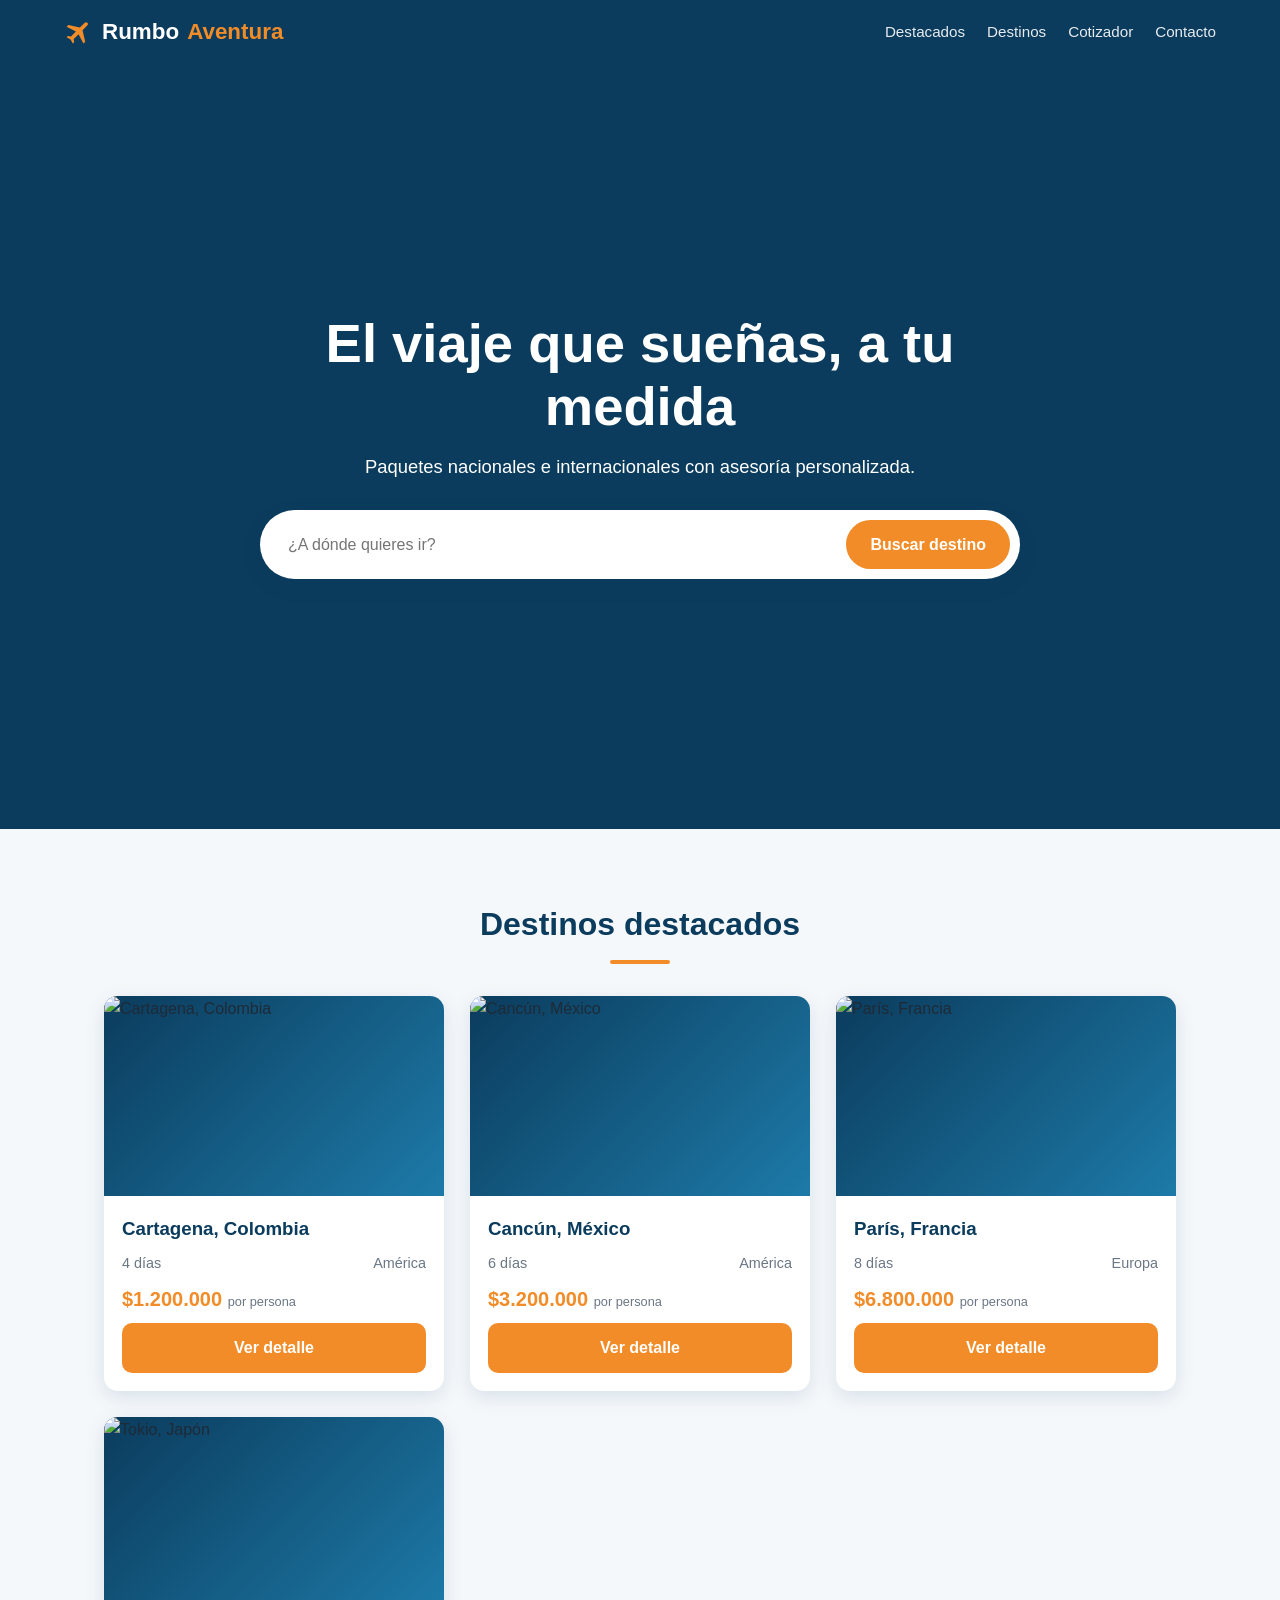
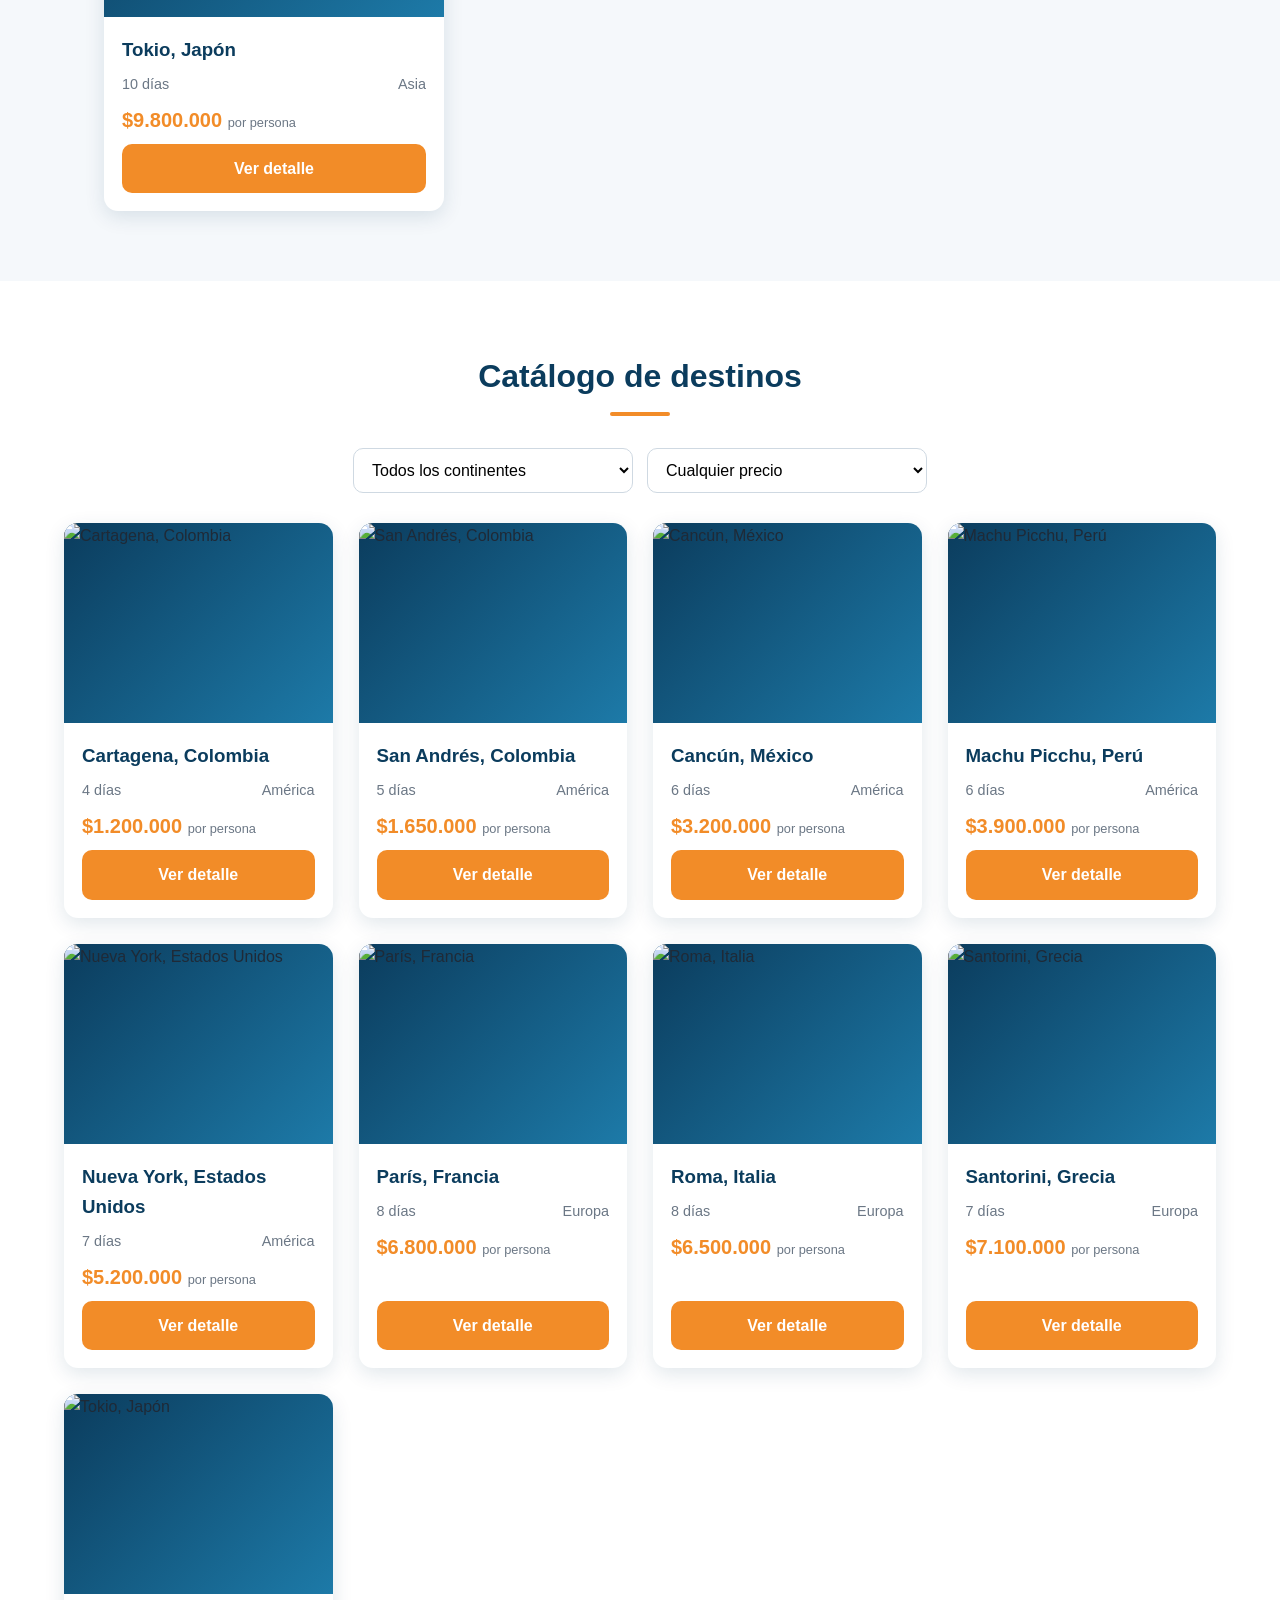
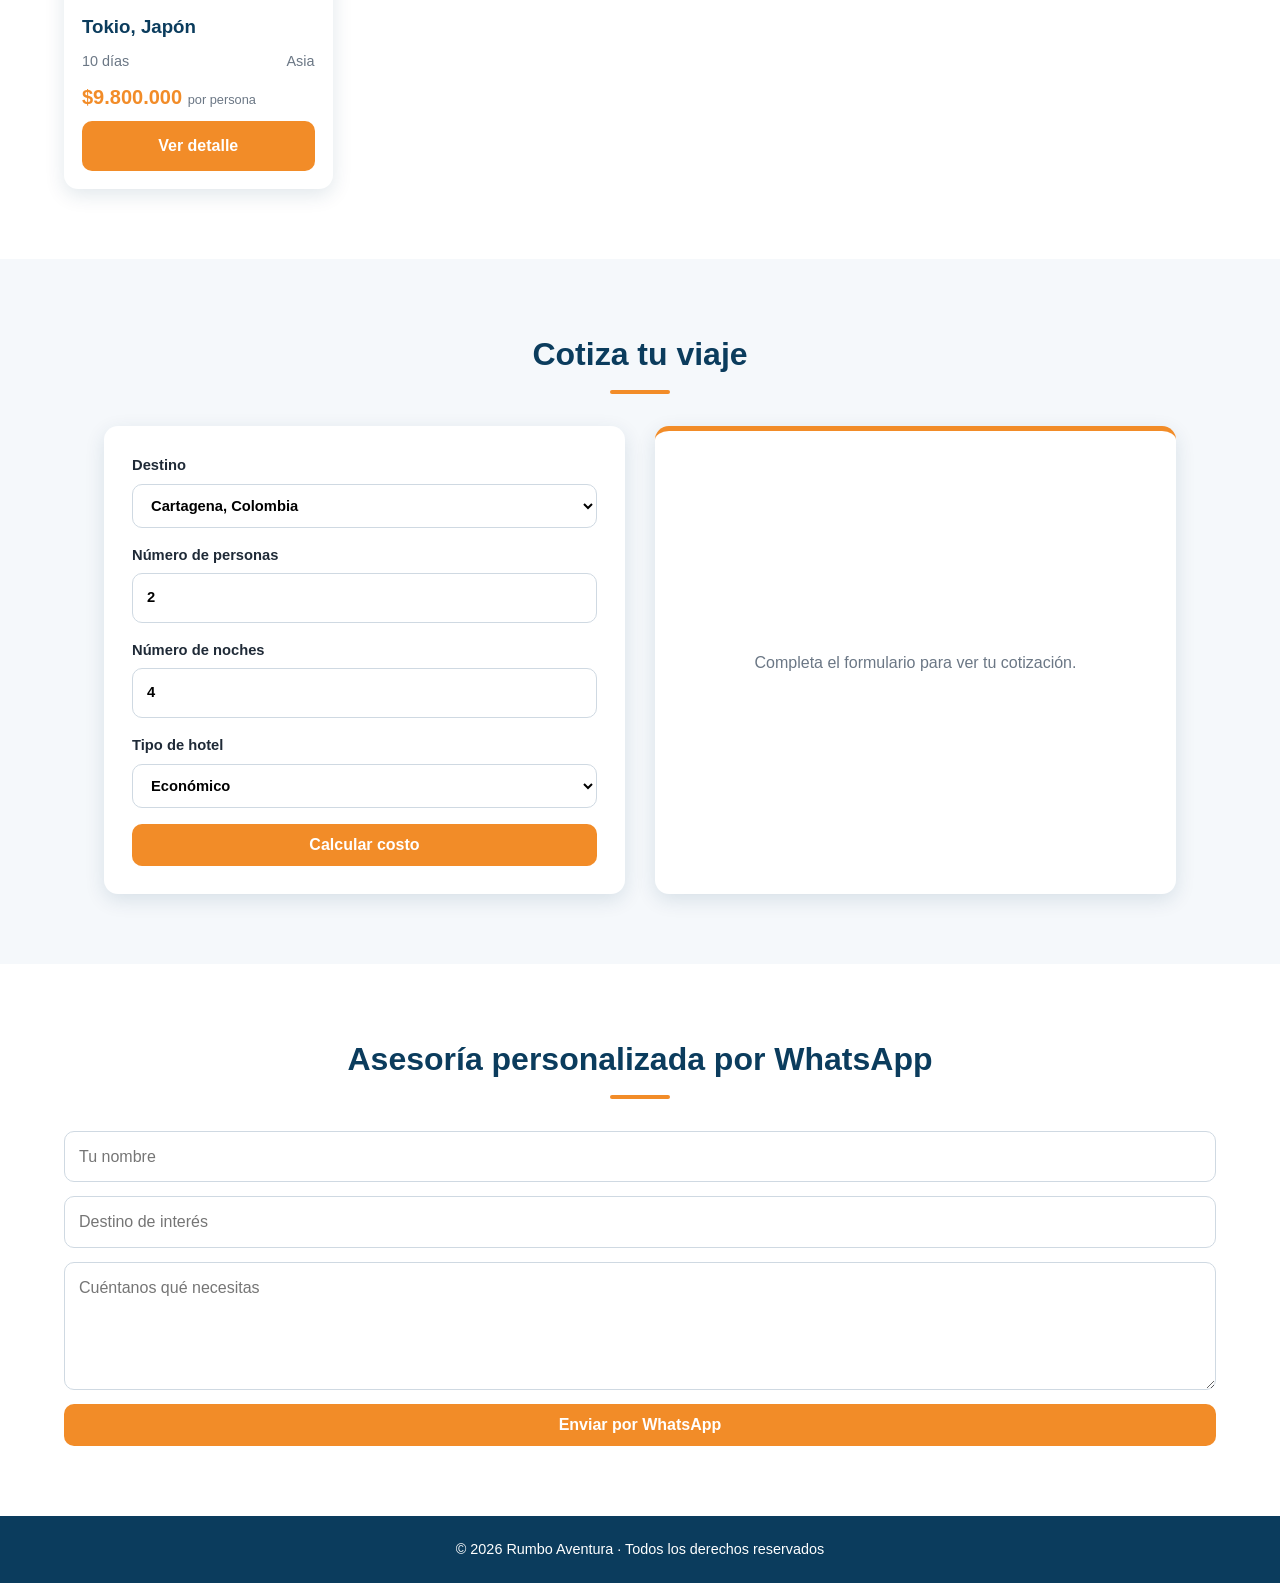
<file: index.html>
<!DOCTYPE html>
<html lang="es">
<head>
  <meta charset="UTF-8">
  <meta name="viewport" content="width=device-width, initial-scale=1">
  <title>Rumbo Aventura | Agencia de viajes</title>
  <link rel="stylesheet" href="styles.css">
</head>
<body>
  <header class="nav">
<a class="logo" href="index.html">
  <svg class="logo-icon" viewBox="0 0 24 24" aria-hidden="true">
    <path d="M21 16v-2l-8-5V3.5c0-.83-.67-1.5-1.5-1.5S10 2.67 10 3.5V9l-8 5v2l8-2.5V19l-2 1.5V22l3.5-1 3.5 1v-1.5L13 19v-5.5l8 2.5z"/>
  </svg>
  Rumbo<span>Aventura</span>
</a>
    <nav>
      <a href="#destacados">Destacados</a>
      <a href="#catalogo">Destinos</a>
      <a href="#cotizador">Cotizador</a>
      <a href="#contacto">Contacto</a>
    </nav>
  </header>

  <section class="hero">
    <div class="hero-content">
      <h1>El viaje que sueñas, a tu medida</h1>
      <p>Paquetes nacionales e internacionales con asesoría personalizada.</p>
      <form class="buscador" id="buscador">
        <input type="search" id="busqueda" placeholder="¿A dónde quieres ir?">
        <button type="submit">Buscar destino</button>
      </form>
    </div>
  </section>

  <main>
    <section id="destacados" class="seccion">
      <h2>Destinos destacados</h2>
      <div class="grid" id="destacadosGrid"></div>
    </section>

    <section id="catalogo" class="seccion alt">
      <h2>Catálogo de destinos</h2>
      <div class="filtros">
        <select id="filtroContinente">
          <option value="todos">Todos los continentes</option>
          <option>América</option>
          <option>Europa</option>
          <option>Asia</option>
        </select>
        <select id="filtroPrecio">
          <option value="todos">Cualquier precio</option>
          <option value="0-1500000">Hasta $1.500.000</option>
          <option value="1500000-3500000">$1.500.000 a $3.500.000</option>
          <option value="3500000-99999999">Más de $3.500.000</option>
        </select>
      </div>
      <p id="sinResultados" class="vacio" hidden>No encontramos destinos con esos filtros.</p>
      <div class="grid" id="catalogoGrid"></div>
    </section>

    <section id="cotizador" class="seccion">
      <h2>Cotiza tu viaje</h2>
      <div class="cotizador">
        <form id="formCotizador" novalidate>
          <label>Destino
            <select id="cDestino"></select>
          </label>
          <label>Número de personas
            <input type="number" id="cPersonas" min="1" max="20" value="2">
          </label>
          <label>Número de noches
            <input type="number" id="cNoches" min="1" max="30" value="4">
          </label>
          <label>Tipo de hotel
            <select id="cHotel">
              <option value="economico">Económico</option>
              <option value="estandar">Estándar</option>
              <option value="lujo">Lujo</option>
            </select>
          </label>
          <p class="error" id="cError" hidden></p>
          <button type="submit">Calcular costo</button>
        </form>
        <div class="resultado" id="resultado">
          <p class="vacio">Completa el formulario para ver tu cotización.</p>
        </div>
      </div>
    </section>

    <section id="contacto" class="seccion alt">
      <h2>Asesoría personalizada por WhatsApp</h2>
      <form class="contacto" id="formContacto" novalidate>
        <input type="text" id="wNombre" placeholder="Tu nombre">
        <input type="text" id="wDestino" placeholder="Destino de interés">
        <textarea id="wMensaje" rows="4" placeholder="Cuéntanos qué necesitas"></textarea>
        <p class="error" id="wError" hidden></p>
        <button type="submit">Enviar por WhatsApp</button>
      </form>
    </section>
  </main>

  <footer>
    <p>© 2026 Rumbo Aventura · Todos los derechos reservados</p>
  </footer>

  <script src="app.js"></script>
</body>
</html>
</file>
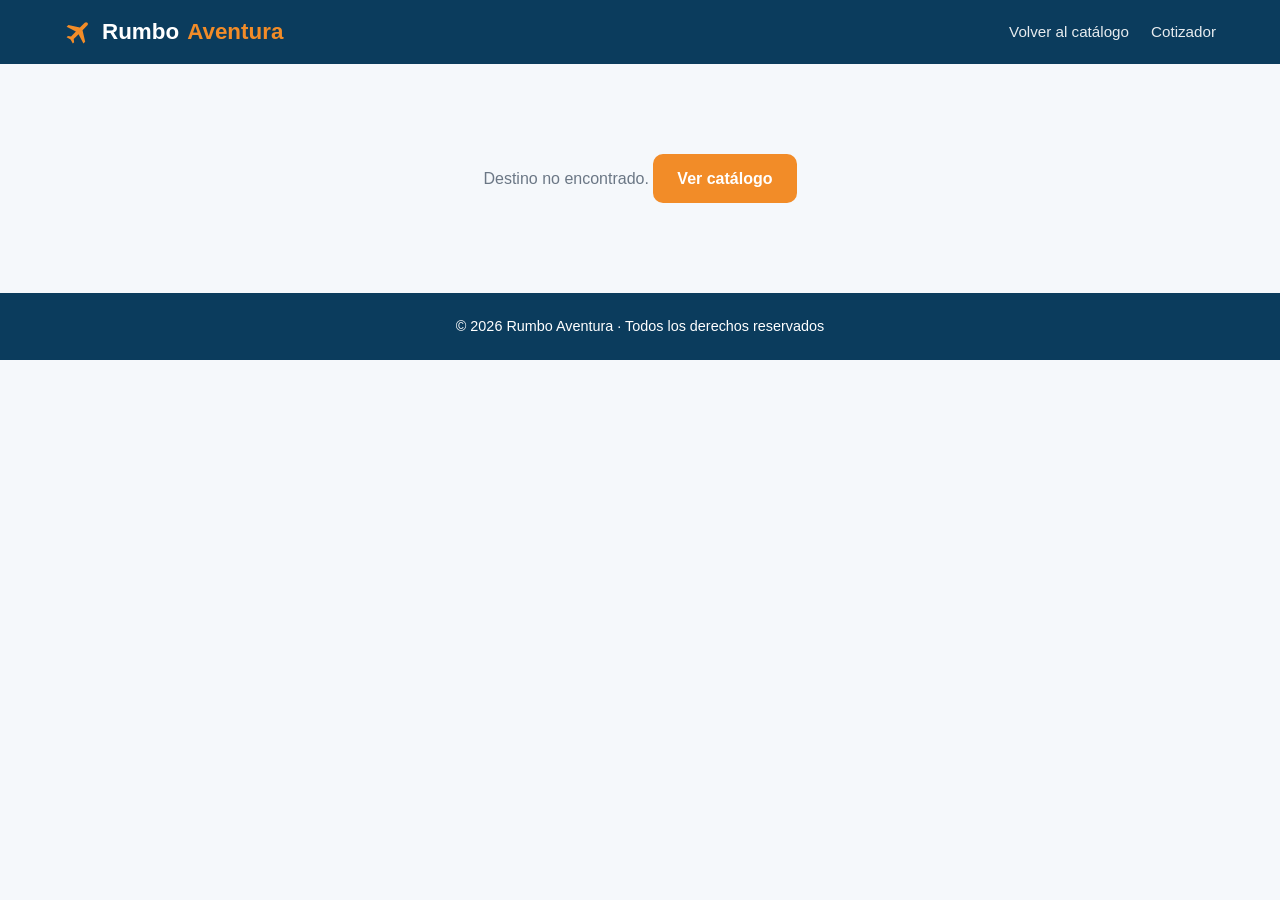
<file: destino.html>
<!DOCTYPE html>
<html lang="es">
<head>
  <meta charset="UTF-8">
  <meta name="viewport" content="width=device-width, initial-scale=1">
  <title>Detalle del destino | Rumbo Aventura</title>
  <link rel="stylesheet" href="styles.css">
</head>
<body>
  <header class="nav">
<a class="logo" href="index.html">
  <svg class="logo-icon" viewBox="0 0 24 24" aria-hidden="true">
    <path d="M21 16v-2l-8-5V3.5c0-.83-.67-1.5-1.5-1.5S10 2.67 10 3.5V9l-8 5v2l8-2.5V19l-2 1.5V22l3.5-1 3.5 1v-1.5L13 19v-5.5l8 2.5z"/>
  </svg>
  Rumbo<span>Aventura</span>
</a>
    <nav>
      <a href="index.html#catalogo">Volver al catálogo</a>
      <a href="index.html#cotizador">Cotizador</a>
    </nav>
  </header>

  <main class="seccion" id="detalle">
    <p class="vacio">Cargando destino...</p>
  </main>

  <footer>
    <p>© 2026 Rumbo Aventura · Todos los derechos reservados</p>
  </footer>

  <script src="app.js"></script>
</body>
</html>
</file>
<file: styles.css>
:root {
  --azul: #0b3c5d;
  --azul-claro: #1d7aa8;
  --naranja: #f28c28;
  --fondo: #f5f8fb;
  --texto: #1f2a37;
  --gris: #6b7785;
  --blanco: #fff;
  --radio: 14px;
  --sombra: 0 6px 20px rgba(11, 60, 93, .12);
}

* { box-sizing: border-box; margin: 0; padding: 0; }
html { scroll-behavior: smooth; }
body { font-family: "Segoe UI", Roboto, sans-serif; color: var(--texto); background: var(--fondo); line-height: 1.6; }
a { text-decoration: none; color: inherit; }

/* Navegación */
.nav {
  position: sticky; top: 0; z-index: 10;
  display: flex; justify-content: space-between; align-items: center; flex-wrap: wrap; gap: 10px;
  padding: 14px 5%;
  background: var(--azul); color: var(--blanco);
}
.logo {
  display: flex; align-items: center; gap: 8px;
  font-size: 1.4rem; font-weight: 700;
}
.logo-icon {
  width: 30px; height: 30px;
  fill: var(--naranja);
  transform: rotate(45deg);
  transition: transform .4s;
}
.logo:hover .logo-icon { transform: rotate(45deg) translateY(-4px); }
.logo span { color: var(--naranja); }
.nav nav { display: flex; gap: 22px; flex-wrap: wrap; }
.nav nav a { font-size: .95rem; opacity: .9; }
.nav nav a:hover { color: var(--naranja); opacity: 1; }

/* Banner con imagen de fondo */
.hero {
  min-height: 85vh;
  display: flex; align-items: center; justify-content: center; text-align: center;
  padding: 40px 5%;
  background:
    linear-gradient(rgba(11, 60, 93, .65), rgba(11, 60, 93, .55)),
url("https://images.unsplash.com/photo-1496442226666-8d4d0e62e6e9?auto=format&fit=crop&w=1800&q=80")
    center / cover no-repeat;
  background-color: var(--azul);
  color: var(--blanco);
}
.hero-content { max-width: 760px; }
.hero h1 { font-size: clamp(2rem, 5vw, 3.4rem); line-height: 1.15; margin-bottom: 14px; }
.hero p { font-size: 1.15rem; margin-bottom: 28px; }

.buscador {
  display: flex; gap: 8px; flex-wrap: wrap; justify-content: center;
  background: var(--blanco); padding: 10px; border-radius: 50px; box-shadow: var(--sombra);
}
.buscador input { flex: 1 1 220px; border: none; outline: none; padding: 12px 18px; font-size: 1rem; background: transparent; }
.buscador button { border-radius: 40px; }

/* Botones y formularios */
button, .btn {
  display: inline-block; cursor: pointer; border: none;
  background: var(--naranja); color: var(--blanco);
  padding: 12px 24px; border-radius: 10px; font-size: 1rem; font-weight: 600;
  transition: transform .2s, background .2s;
}
button:hover, .btn:hover { background: #d97a1b; transform: translateY(-2px); }
input, select, textarea {
  width: 100%; padding: 12px 14px; font: inherit;
  border: 1px solid #cfd9e2; border-radius: 10px; background: var(--blanco);
}
input:focus, select:focus, textarea:focus { outline: 2px solid var(--azul-claro); border-color: transparent; }
label { display: flex; flex-direction: column; gap: 6px; font-weight: 600; font-size: .92rem; }
.error { color: #c0392b; font-size: .9rem; font-weight: 600; }
.vacio { color: var(--gris); text-align: center; padding: 20px; }

/* Secciones */
.seccion { padding: 70px 5%; max-width: 1200px; margin: 0 auto; }
.seccion.alt { max-width: none; background: var(--blanco); }
.seccion.alt > * { max-width: 1200px; margin-left: auto; margin-right: auto; }
.seccion h2 { text-align: center; color: var(--azul); font-size: 2rem; margin-bottom: 32px; }
.seccion h2::after { content: ""; display: block; width: 60px; height: 4px; background: var(--naranja); margin: 10px auto 0; border-radius: 4px; }

/* Tarjetas */
.grid { display: grid; grid-template-columns: repeat(auto-fill, minmax(260px, 1fr)); gap: 26px; }
.card { background: var(--blanco); border-radius: var(--radio); overflow: hidden; box-shadow: var(--sombra); display: flex; flex-direction: column; transition: transform .25s; }
.card:hover { transform: translateY(-6px); }
.card img { width: 100%; height: 200px; object-fit: cover; background: linear-gradient(135deg, var(--azul), var(--azul-claro)); }
.card-body { padding: 18px; display: flex; flex-direction: column; gap: 8px; flex: 1; }
.card h3 { color: var(--azul); }
.meta { display: flex; justify-content: space-between; color: var(--gris); font-size: .9rem; }
.precio { font-size: 1.25rem; font-weight: 700; color: var(--naranja); }
.precio small { font-size: .8rem; color: var(--gris); font-weight: 400; }
.card .btn { margin-top: auto; text-align: center; }

/* Filtros */
.filtros { display: flex; gap: 14px; flex-wrap: wrap; justify-content: center; margin-bottom: 30px; }
.filtros select { max-width: 280px; }

/* Cotizador */
.cotizador { display: grid; grid-template-columns: 1fr 1fr; gap: 30px; }
.cotizador form, .resultado { background: var(--blanco); padding: 28px; border-radius: var(--radio); box-shadow: var(--sombra); display: flex; flex-direction: column; gap: 16px; }
.resultado { justify-content: center; border-top: 5px solid var(--naranja); }
.desglose { list-style: none; display: flex; flex-direction: column; gap: 10px; }
.desglose li { display: flex; justify-content: space-between; border-bottom: 1px dashed #d5dde5; padding-bottom: 8px; }
.desglose li.total { font-size: 1.3rem; font-weight: 700; color: var(--azul); border: none; }

/* Contacto */
.contacto { max-width: 620px; display: flex; flex-direction: column; gap: 14px; }

/* Detalle */
.detalle { display: grid; grid-template-columns: 1.2fr 1fr; gap: 36px; align-items: start; }
.detalle img { width: 100%; height: 440px; object-fit: cover; border-radius: var(--radio); box-shadow: var(--sombra); background: var(--azul); }
.detalle h1 { color: var(--azul); font-size: 2.2rem; }
.detalle ul { margin: 14px 0 20px 20px; }
.detalle .acciones { display: flex; gap: 12px; flex-wrap: wrap; margin-top: 20px; }

footer { background: var(--azul); color: var(--blanco); text-align: center; padding: 22px; font-size: .9rem; }

@media (max-width: 800px) {
  .cotizador, .detalle { grid-template-columns: 1fr; }
  .detalle img { height: 280px; }
  .nav { justify-content: center; }
}
</file>
